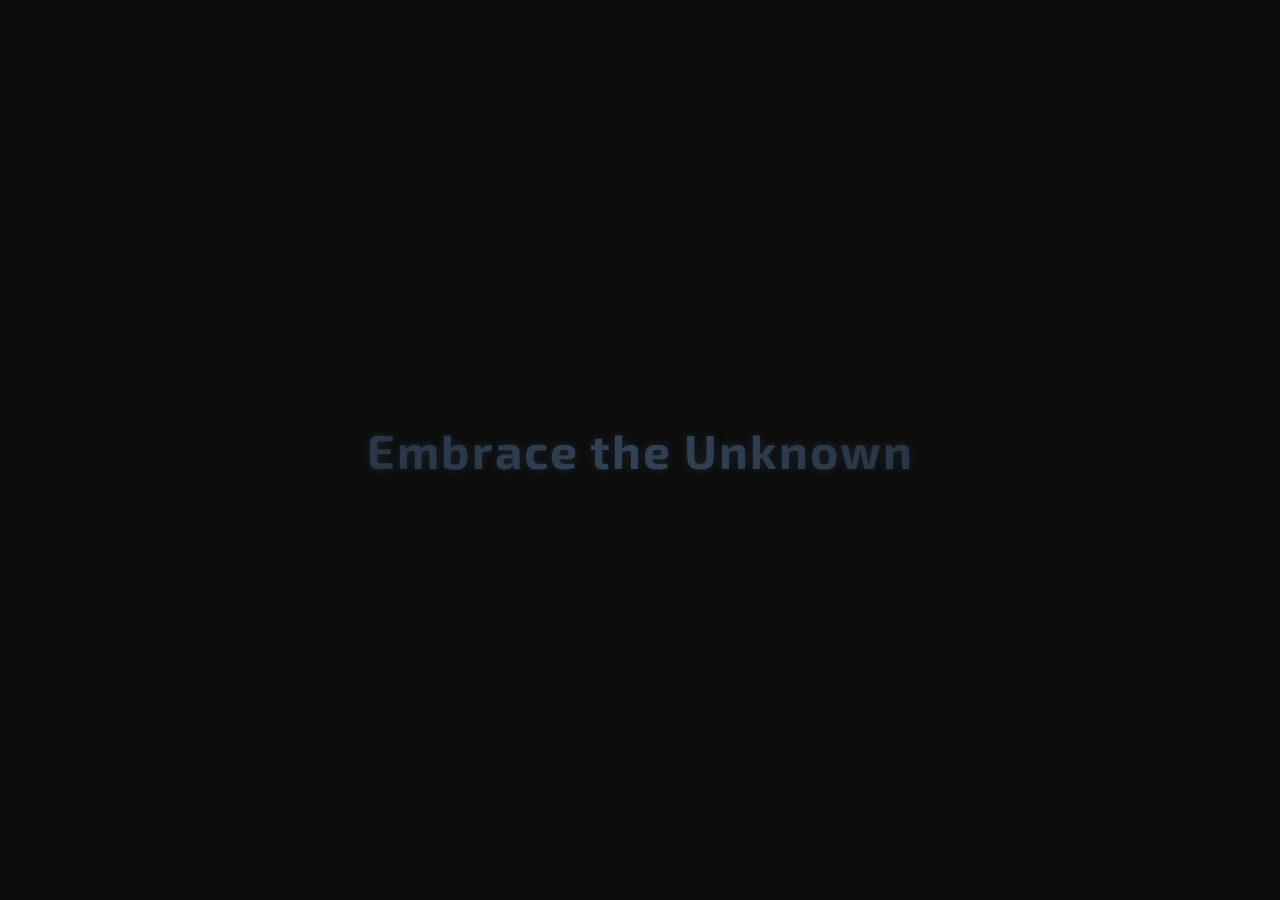
<file: index.html>
<!DOCTYPE html>
<html lang="en">
<head>
    <meta charset="UTF-8">
    <meta name="viewport" content="width=device-width, initial-scale=1.0">
    <title>The Black Hole of The Internet</title>
    <link rel="stylesheet" href="styles.css">
    <script src="scripts/matomo.js"></script>
</head>
<body>
    <h1>Embrace the Unknown</h1>
</body>
</html>
</file>
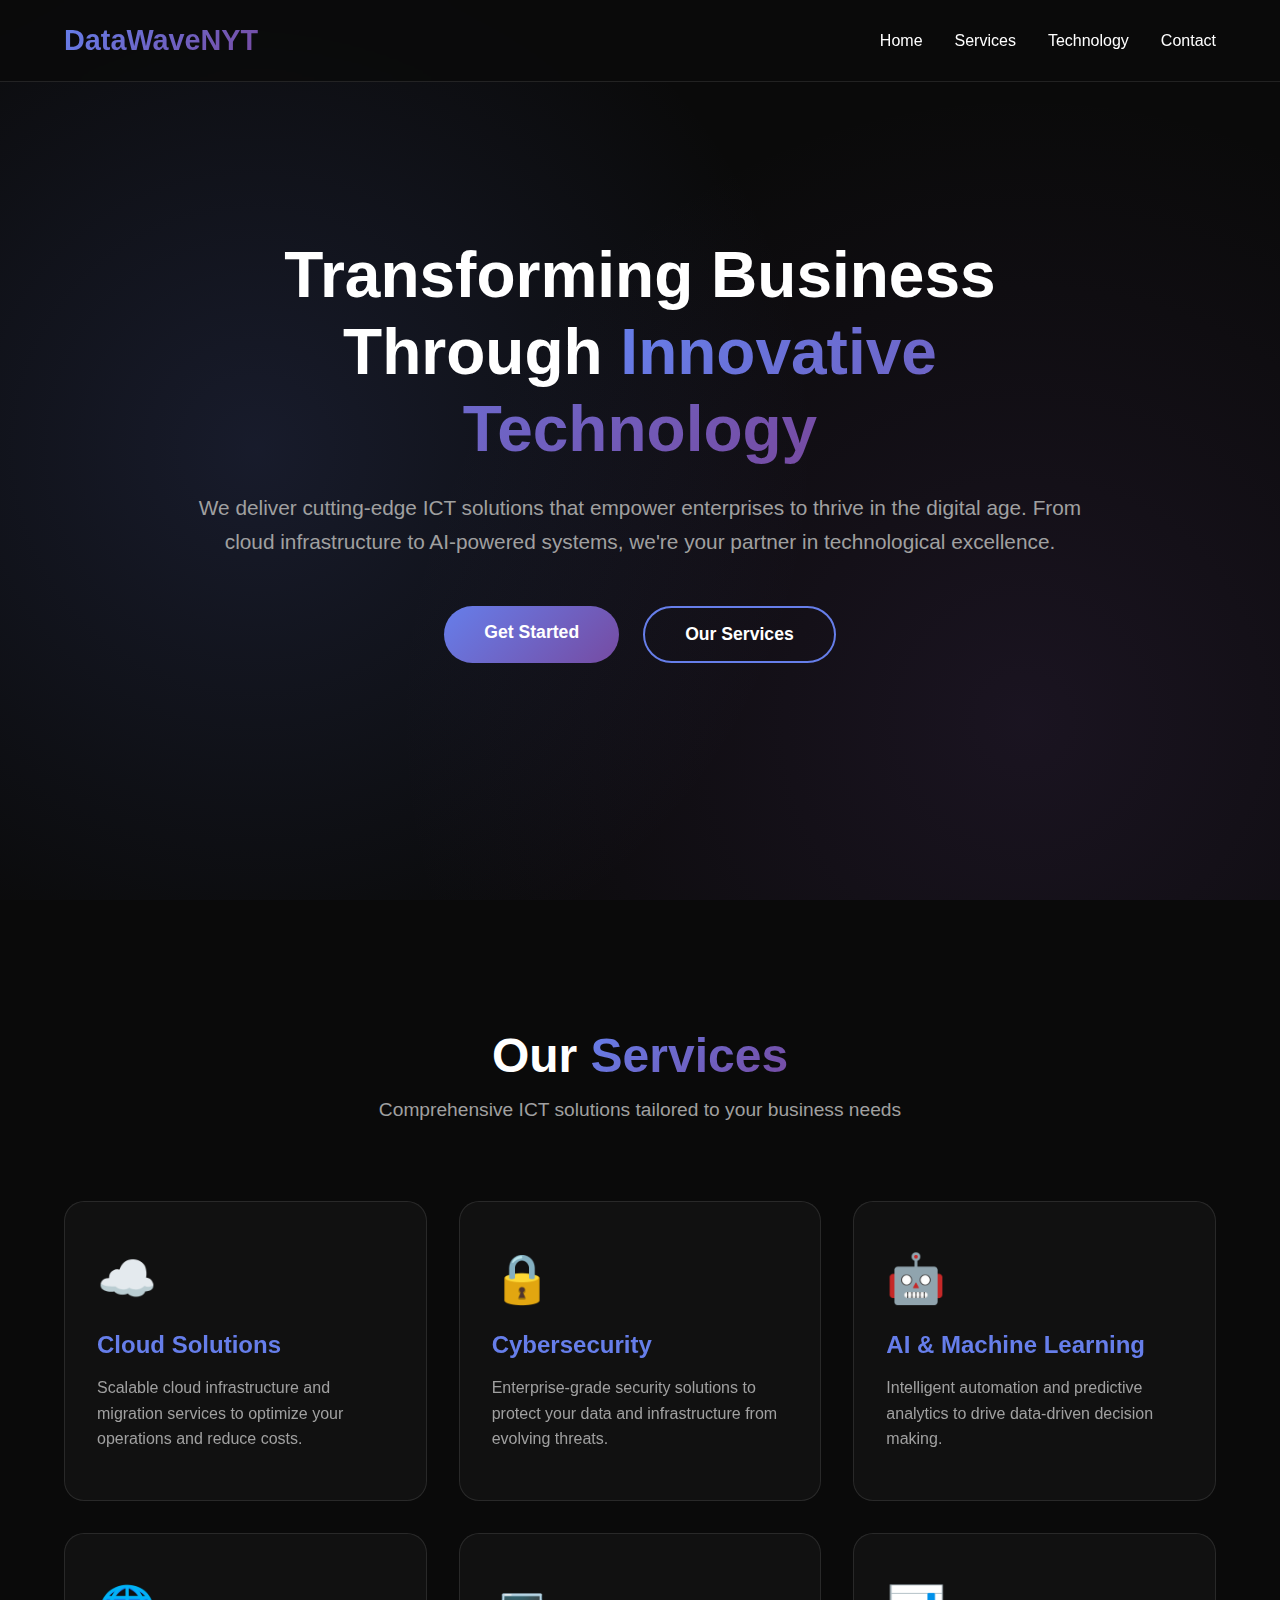
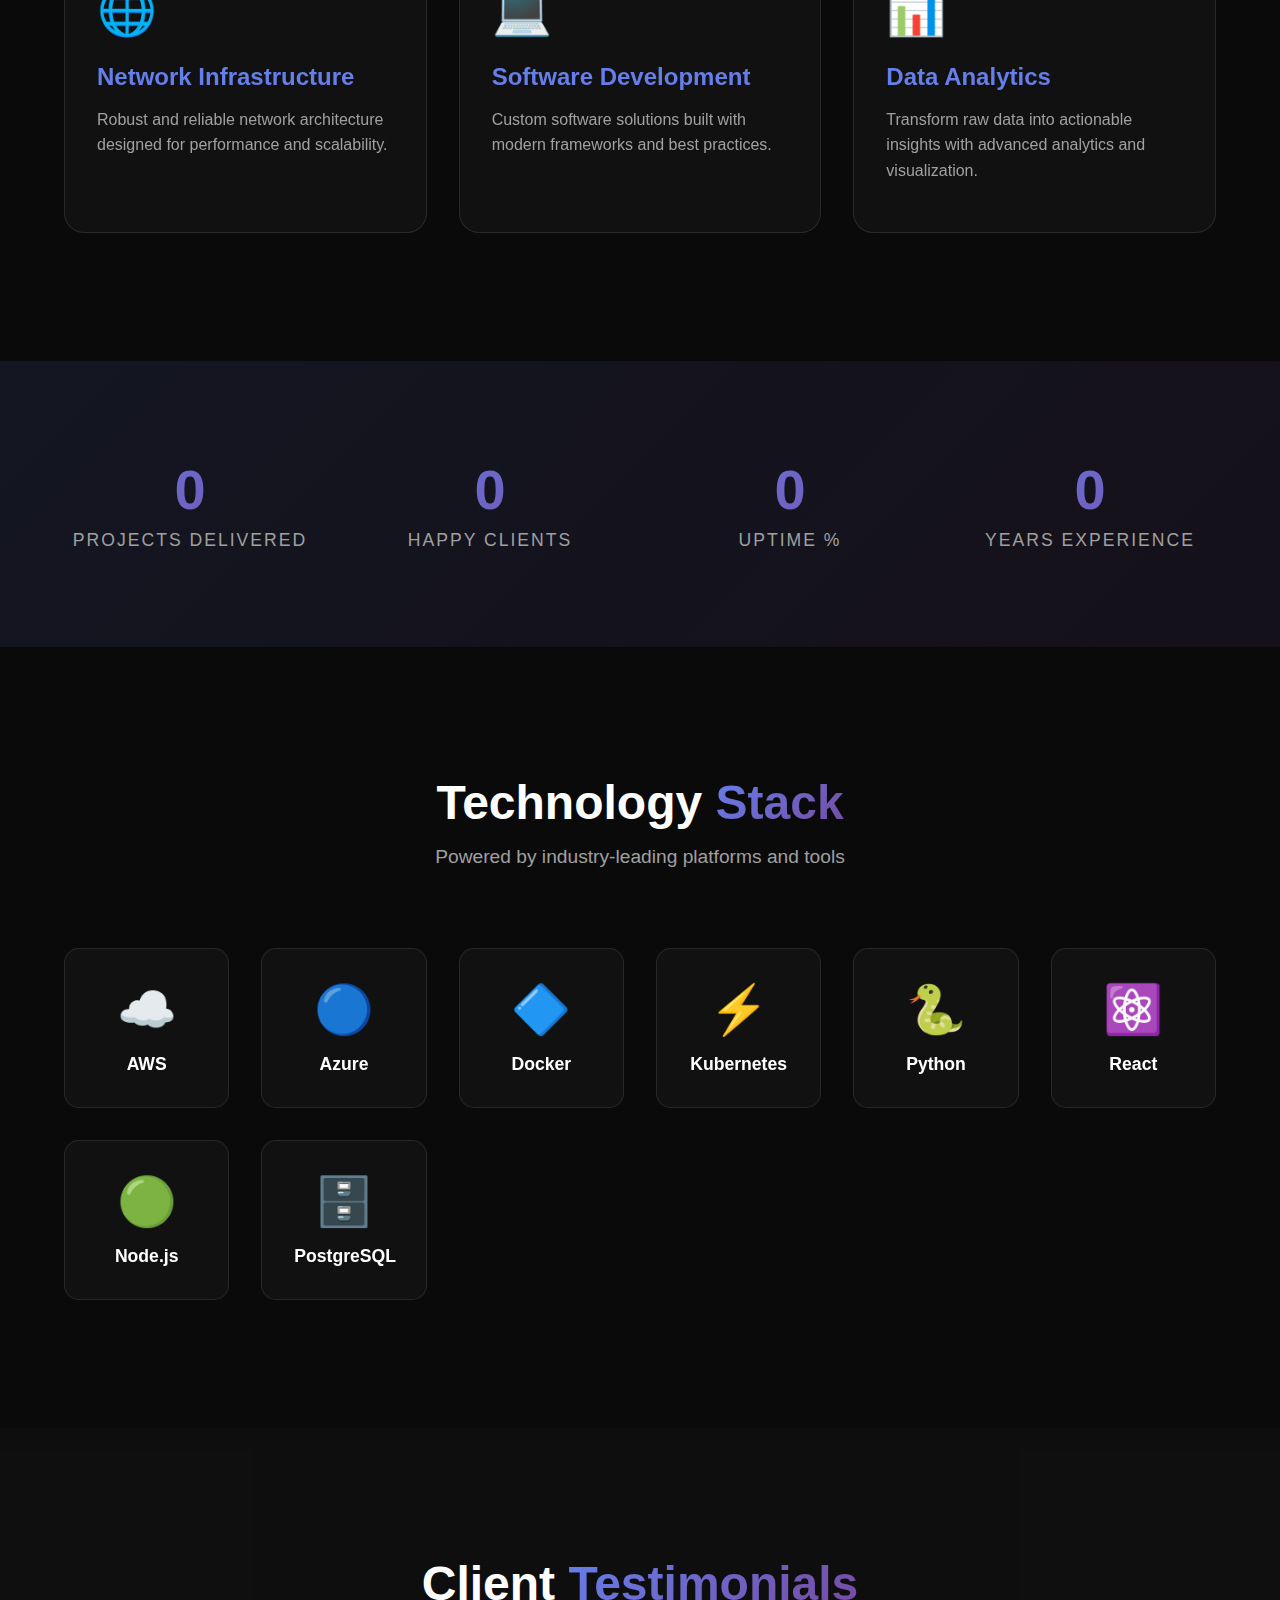
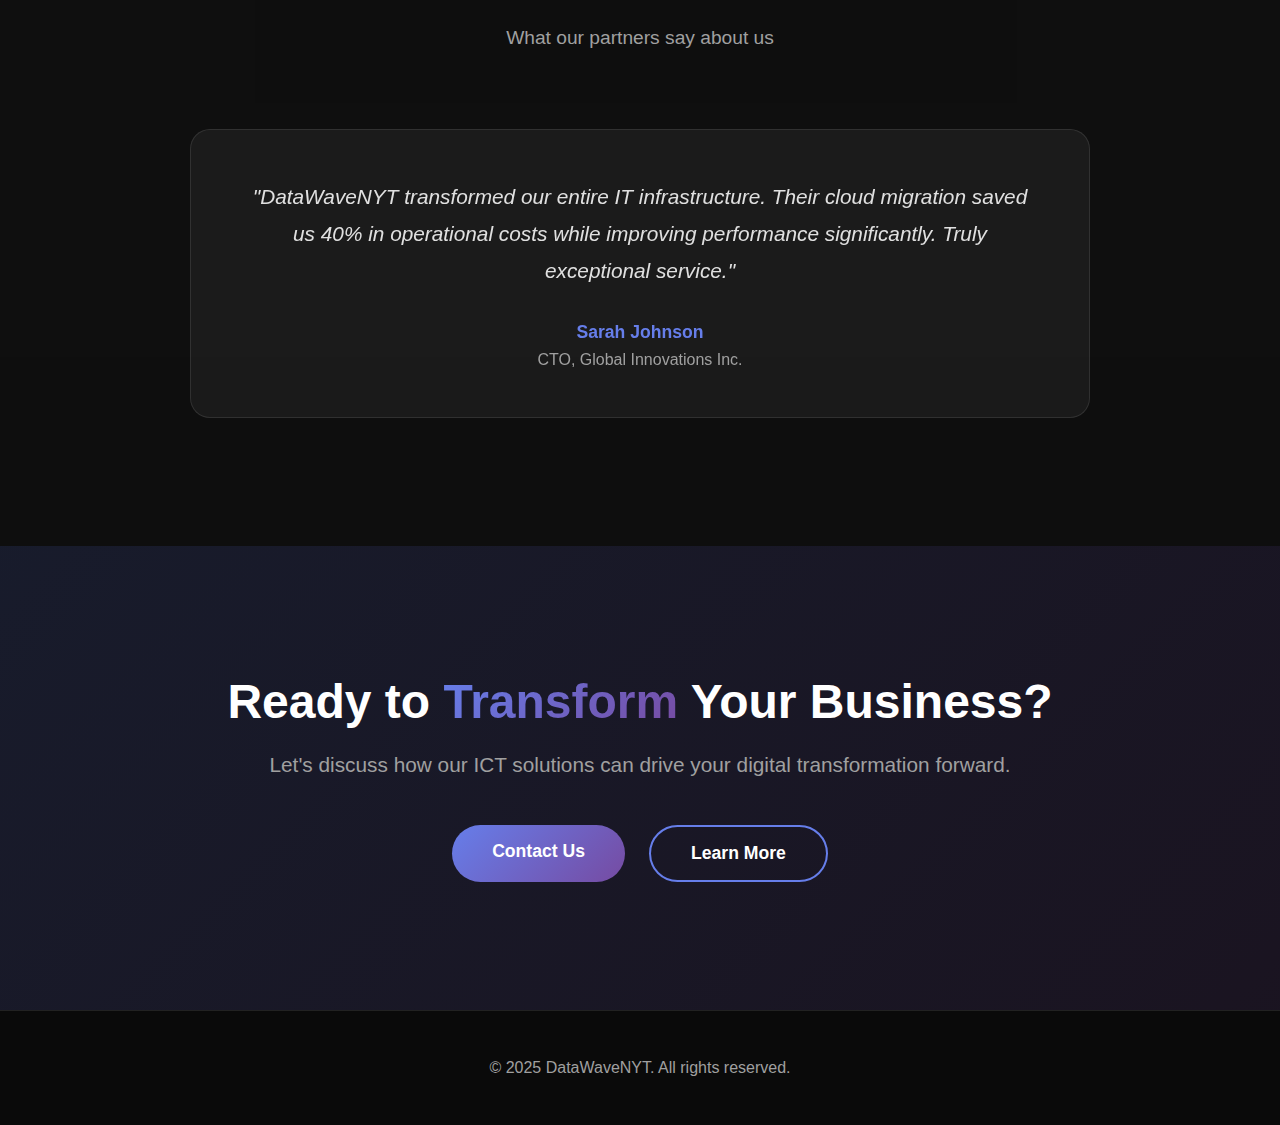
<file: datawavenyt/index.html>
<!DOCTYPE html>
<html lang="en">
<head>
    <meta charset="UTF-8">
    <meta name="viewport" content="width=device-width, initial-scale=1.0">
    <title>DataWaveNYT - ICT Technology Company</title>
    <style>
        * {
            margin: 0;
            padding: 0;
            box-sizing: border-box;
        }

        body {
            font-family: 'Segoe UI', Tahoma, Geneva, Verdana, sans-serif;
            background: #0a0a0a;
            color: #ffffff;
            overflow-x: hidden;
        }

        /* Navigation */
        nav {
            position: fixed;
            top: 0;
            width: 100%;
            padding: 1.5rem 5%;
            background: rgba(10, 10, 10, 0.8);
            backdrop-filter: blur(10px);
            z-index: 1000;
            border-bottom: 1px solid rgba(255, 255, 255, 0.1);
        }

        .nav-container {
            display: flex;
            justify-content: space-between;
            align-items: center;
            max-width: 1400px;
            margin: 0 auto;
        }

        .logo {
            font-size: 1.8rem;
            font-weight: 700;
            background: linear-gradient(135deg, #667eea 0%, #764ba2 100%);
            -webkit-background-clip: text;
            -webkit-text-fill-color: transparent;
            background-clip: text;
        }

        .nav-links {
            display: flex;
            gap: 2rem;
            list-style: none;
        }

        .nav-links a {
            color: #ffffff;
            text-decoration: none;
            font-weight: 500;
            transition: color 0.3s;
        }

        .nav-links a:hover {
            color: #667eea;
        }

        /* Hero Section */
        .hero {
            min-height: 100vh;
            display: flex;
            align-items: center;
            justify-content: center;
            position: relative;
            overflow: hidden;
            padding: 0 5%;
        }

        .hero-bg {
            position: absolute;
            top: 0;
            left: 0;
            width: 100%;
            height: 100%;
            background: radial-gradient(circle at 20% 50%, rgba(102, 126, 234, 0.15) 0%, transparent 50%),
                        radial-gradient(circle at 80% 80%, rgba(118, 75, 162, 0.15) 0%, transparent 50%);
            animation: pulse 8s ease-in-out infinite;
        }

        @keyframes pulse {
            0%, 100% { opacity: 1; }
            50% { opacity: 0.6; }
        }

        .hero-content {
            position: relative;
            z-index: 1;
            text-align: center;
            max-width: 900px;
        }

        .hero h1 {
            font-size: 4rem;
            font-weight: 800;
            margin-bottom: 1.5rem;
            line-height: 1.2;
        }

        .gradient-text {
            background: linear-gradient(135deg, #667eea 0%, #764ba2 50%, #f093fb 100%);
            -webkit-background-clip: text;
            -webkit-text-fill-color: transparent;
            background-clip: text;
            animation: gradientShift 5s ease infinite;
            background-size: 200% 200%;
        }

        @keyframes gradientShift {
            0%, 100% { background-position: 0% 50%; }
            50% { background-position: 100% 50%; }
        }

        .hero p {
            font-size: 1.3rem;
            color: #a0a0a0;
            margin-bottom: 3rem;
            line-height: 1.6;
        }

        .cta-buttons {
            display: flex;
            gap: 1.5rem;
            justify-content: center;
            flex-wrap: wrap;
        }

        .btn {
            padding: 1rem 2.5rem;
            font-size: 1.1rem;
            font-weight: 600;
            border: none;
            border-radius: 50px;
            cursor: pointer;
            transition: all 0.3s;
            text-decoration: none;
            display: inline-block;
        }

        .btn-primary {
            background: linear-gradient(135deg, #667eea 0%, #764ba2 100%);
            color: white;
        }

        .btn-primary:hover {
            transform: translateY(-3px);
            box-shadow: 0 10px 30px rgba(102, 126, 234, 0.4);
        }

        .btn-secondary {
            background: transparent;
            color: white;
            border: 2px solid #667eea;
        }

        .btn-secondary:hover {
            background: #667eea;
            transform: translateY(-3px);
        }

        /* Services Section */
        .services {
            padding: 8rem 5%;
            position: relative;
        }

        .section-title {
            text-align: center;
            font-size: 3rem;
            font-weight: 700;
            margin-bottom: 1rem;
        }

        .section-subtitle {
            text-align: center;
            font-size: 1.2rem;
            color: #a0a0a0;
            margin-bottom: 5rem;
        }

        .services-grid {
            display: grid;
            grid-template-columns: repeat(auto-fit, minmax(300px, 1fr));
            gap: 2rem;
            max-width: 1400px;
            margin: 0 auto;
        }

        .service-card {
            background: rgba(255, 255, 255, 0.03);
            backdrop-filter: blur(10px);
            border: 1px solid rgba(255, 255, 255, 0.1);
            border-radius: 20px;
            padding: 3rem 2rem;
            transition: all 0.3s;
            cursor: pointer;
        }

        .service-card:hover {
            transform: translateY(-10px);
            border-color: #667eea;
            box-shadow: 0 20px 40px rgba(102, 126, 234, 0.2);
        }

        .service-icon {
            font-size: 3rem;
            margin-bottom: 1.5rem;
        }

        .service-card h3 {
            font-size: 1.5rem;
            margin-bottom: 1rem;
            color: #667eea;
        }

        .service-card p {
            color: #a0a0a0;
            line-height: 1.6;
        }

        /* Stats Section */
        .stats {
            padding: 6rem 5%;
            background: linear-gradient(135deg, rgba(102, 126, 234, 0.1) 0%, rgba(118, 75, 162, 0.1) 100%);
        }

        .stats-grid {
            display: grid;
            grid-template-columns: repeat(auto-fit, minmax(200px, 1fr));
            gap: 3rem;
            max-width: 1400px;
            margin: 0 auto;
        }

        .stat-item {
            text-align: center;
        }

        .stat-number {
            font-size: 3.5rem;
            font-weight: 800;
            background: linear-gradient(135deg, #667eea 0%, #764ba2 100%);
            -webkit-background-clip: text;
            -webkit-text-fill-color: transparent;
            background-clip: text;
            margin-bottom: 0.5rem;
        }

        .stat-label {
            font-size: 1.1rem;
            color: #a0a0a0;
            text-transform: uppercase;
            letter-spacing: 2px;
        }

        /* Tech Stack */
        .tech-stack {
            padding: 8rem 5%;
        }

        .tech-grid {
            display: grid;
            grid-template-columns: repeat(auto-fit, minmax(150px, 1fr));
            gap: 2rem;
            max-width: 1400px;
            margin: 0 auto;
        }

        .tech-item {
            background: rgba(255, 255, 255, 0.03);
            backdrop-filter: blur(10px);
            border: 1px solid rgba(255, 255, 255, 0.1);
            border-radius: 15px;
            padding: 2rem;
            text-align: center;
            transition: all 0.3s;
        }

        .tech-item:hover {
            transform: scale(1.05);
            border-color: #667eea;
        }

        .tech-item-name {
            font-size: 1.1rem;
            font-weight: 600;
            margin-top: 1rem;
        }

        /* Testimonials */
        .testimonials {
            padding: 8rem 5%;
            background: rgba(255, 255, 255, 0.02);
        }

        .testimonial-container {
            max-width: 900px;
            margin: 0 auto;
        }

        .testimonial-card {
            background: rgba(255, 255, 255, 0.05);
            backdrop-filter: blur(10px);
            border: 1px solid rgba(255, 255, 255, 0.1);
            border-radius: 20px;
            padding: 3rem;
            text-align: center;
        }

        .testimonial-text {
            font-size: 1.3rem;
            line-height: 1.8;
            color: #e0e0e0;
            margin-bottom: 2rem;
            font-style: italic;
        }

        .testimonial-author {
            font-size: 1.1rem;
            font-weight: 600;
            color: #667eea;
        }

        .testimonial-position {
            color: #a0a0a0;
            margin-top: 0.5rem;
        }

        /* CTA Section */
        .cta-section {
            padding: 8rem 5%;
            text-align: center;
            background: linear-gradient(135deg, rgba(102, 126, 234, 0.15) 0%, rgba(118, 75, 162, 0.15) 100%);
        }

        .cta-section h2 {
            font-size: 3rem;
            margin-bottom: 1.5rem;
        }

        .cta-section p {
            font-size: 1.3rem;
            color: #a0a0a0;
            margin-bottom: 3rem;
        }

        /* Footer */
        footer {
            padding: 3rem 5%;
            text-align: center;
            border-top: 1px solid rgba(255, 255, 255, 0.1);
            color: #a0a0a0;
        }

        /* Responsive */
        @media (max-width: 768px) {
            .hero h1 {
                font-size: 2.5rem;
            }

            .hero p {
                font-size: 1.1rem;
            }

            .nav-links {
                display: none;
            }

            .section-title {
                font-size: 2rem;
            }

            .cta-section h2 {
                font-size: 2rem;
            }
        }
    </style>
</head>
<body>
    <!-- Navigation -->
    <nav>
        <div class="nav-container">
            <div class="logo">DataWaveNYT</div>
            <ul class="nav-links">
                <li><a href="#home">Home</a></li>
                <li><a href="#services">Services</a></li>
                <li><a href="#tech">Technology</a></li>
                <li><a href="#contact">Contact</a></li>
            </ul>
        </div>
    </nav>

    <!-- Hero Section -->
    <section class="hero" id="home">
        <div class="hero-bg"></div>
        <div class="hero-content">
            <h1>Transforming Business Through <span class="gradient-text">Innovative Technology</span></h1>
            <p>We deliver cutting-edge ICT solutions that empower enterprises to thrive in the digital age. From cloud infrastructure to AI-powered systems, we're your partner in technological excellence.</p>
            <div class="cta-buttons">
                <a href="#contact" class="btn btn-primary">Get Started</a>
                <a href="#services" class="btn btn-secondary">Our Services</a>
            </div>
        </div>
    </section>

    <!-- Services Section -->
    <section class="services" id="services">
        <h2 class="section-title">Our <span class="gradient-text">Services</span></h2>
        <p class="section-subtitle">Comprehensive ICT solutions tailored to your business needs</p>
        <div class="services-grid">
            <div class="service-card">
                <div class="service-icon">☁️</div>
                <h3>Cloud Solutions</h3>
                <p>Scalable cloud infrastructure and migration services to optimize your operations and reduce costs.</p>
            </div>
            <div class="service-card">
                <div class="service-icon">🔒</div>
                <h3>Cybersecurity</h3>
                <p>Enterprise-grade security solutions to protect your data and infrastructure from evolving threats.</p>
            </div>
            <div class="service-card">
                <div class="service-icon">🤖</div>
                <h3>AI & Machine Learning</h3>
                <p>Intelligent automation and predictive analytics to drive data-driven decision making.</p>
            </div>
            <div class="service-card">
                <div class="service-icon">🌐</div>
                <h3>Network Infrastructure</h3>
                <p>Robust and reliable network architecture designed for performance and scalability.</p>
            </div>
            <div class="service-card">
                <div class="service-icon">💻</div>
                <h3>Software Development</h3>
                <p>Custom software solutions built with modern frameworks and best practices.</p>
            </div>
            <div class="service-card">
                <div class="service-icon">📊</div>
                <h3>Data Analytics</h3>
                <p>Transform raw data into actionable insights with advanced analytics and visualization.</p>
            </div>
        </div>
    </section>

    <!-- Stats Section -->
    <section class="stats">
        <div class="stats-grid">
            <div class="stat-item">
                <div class="stat-number" data-target="500">0</div>
                <div class="stat-label">Projects Delivered</div>
            </div>
            <div class="stat-item">
                <div class="stat-number" data-target="200">0</div>
                <div class="stat-label">Happy Clients</div>
            </div>
            <div class="stat-item">
                <div class="stat-number" data-target="99">0</div>
                <div class="stat-label">Uptime %</div>
            </div>
            <div class="stat-item">
                <div class="stat-number" data-target="15">0</div>
                <div class="stat-label">Years Experience</div>
            </div>
        </div>
    </section>

    <!-- Tech Stack -->
    <section class="tech-stack" id="tech">
        <h2 class="section-title">Technology <span class="gradient-text">Stack</span></h2>
        <p class="section-subtitle">Powered by industry-leading platforms and tools</p>
        <div class="tech-grid">
            <div class="tech-item">
                <div style="font-size: 3rem;">☁️</div>
                <div class="tech-item-name">AWS</div>
            </div>
            <div class="tech-item">
                <div style="font-size: 3rem;">🔵</div>
                <div class="tech-item-name">Azure</div>
            </div>
            <div class="tech-item">
                <div style="font-size: 3rem;">🔷</div>
                <div class="tech-item-name">Docker</div>
            </div>
            <div class="tech-item">
                <div style="font-size: 3rem;">⚡</div>
                <div class="tech-item-name">Kubernetes</div>
            </div>
            <div class="tech-item">
                <div style="font-size: 3rem;">🐍</div>
                <div class="tech-item-name">Python</div>
            </div>
            <div class="tech-item">
                <div style="font-size: 3rem;">⚛️</div>
                <div class="tech-item-name">React</div>
            </div>
            <div class="tech-item">
                <div style="font-size: 3rem;">🟢</div>
                <div class="tech-item-name">Node.js</div>
            </div>
            <div class="tech-item">
                <div style="font-size: 3rem;">🗄️</div>
                <div class="tech-item-name">PostgreSQL</div>
            </div>
        </div>
    </section>

    <!-- Testimonials -->
    <section class="testimonials">
        <h2 class="section-title">Client <span class="gradient-text">Testimonials</span></h2>
        <p class="section-subtitle">What our partners say about us</p>
        <div class="testimonial-container">
            <div class="testimonial-card">
                <p class="testimonial-text">"DataWaveNYT transformed our entire IT infrastructure. Their cloud migration saved us 40% in operational costs while improving performance significantly. Truly exceptional service."</p>
                <div class="testimonial-author">Sarah Johnson</div>
                <div class="testimonial-position">CTO, Global Innovations Inc.</div>
            </div>
        </div>
    </section>

    <!-- CTA Section -->
    <section class="cta-section" id="contact">
        <h2>Ready to <span class="gradient-text">Transform</span> Your Business?</h2>
        <p>Let's discuss how our ICT solutions can drive your digital transformation forward.</p>
        <div class="cta-buttons">
            <a href="mailto:contact@nexatech.com" class="btn btn-primary">Contact Us</a>
            <a href="#services" class="btn btn-secondary">Learn More</a>
        </div>
    </section>

    <!-- Footer -->
    <footer>
        <p>&copy; 2025 DataWaveNYT. All rights reserved.</p>
    </footer>

    <script>
        // Animated counter for stats
        function animateCounter() {
            const counters = document.querySelectorAll('.stat-number');
            
            counters.forEach(counter => {
                const target = parseInt(counter.getAttribute('data-target'));
                const duration = 2000;
                const increment = target / (duration / 16);
                let current = 0;
                
                const updateCounter = () => {
                    current += increment;
                    if (current < target) {
                        counter.textContent = Math.floor(current);
                        requestAnimationFrame(updateCounter);
                    } else {
                        counter.textContent = target + (target === 99 ? '.9' : '+');
                    }
                };
                
                updateCounter();
            });
        }

        // Trigger counter animation on scroll
        const statsSection = document.querySelector('.stats');
        const observer = new IntersectionObserver((entries) => {
            entries.forEach(entry => {
                if (entry.isIntersecting) {
                    animateCounter();
                    observer.unobserve(entry.target);
                }
            });
        }, { threshold: 0.5 });

        observer.observe(statsSection);

        // Smooth scrolling for navigation links
        document.querySelectorAll('a[href^="#"]').forEach(anchor => {
            anchor.addEventListener('click', function (e) {
                e.preventDefault();
                const target = document.querySelector(this.getAttribute('href'));
                if (target) {
                    target.scrollIntoView({
                        behavior: 'smooth',
                        block: 'start'
                    });
                }
            });
        });
    </script>
</body>
</html>
</file>
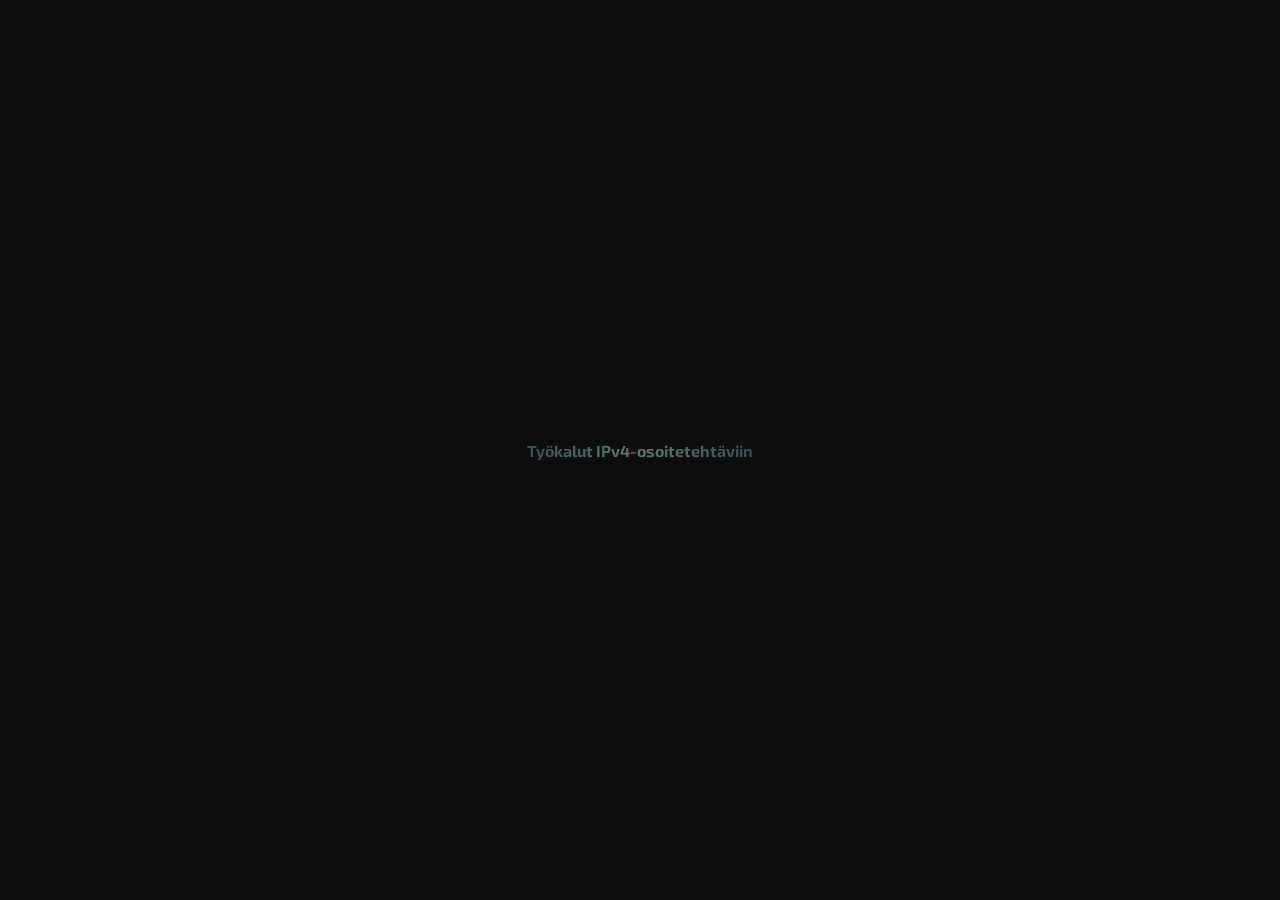
<file: edu/index.html>
<!DOCTYPE html>
<html lang="en">
<head>
    <meta charset="UTF-8">
    <meta name="viewport" content="width=device-width, initial-scale=1.0">
    <title>The Black Hole of The Internet</title>
    <link rel="stylesheet" href="../styles.css">
</head>
<body>
    <a href="iplaskuri/">Työkalut IPv4-osoitetehtäviin</a>
</body>
</html>
</file>
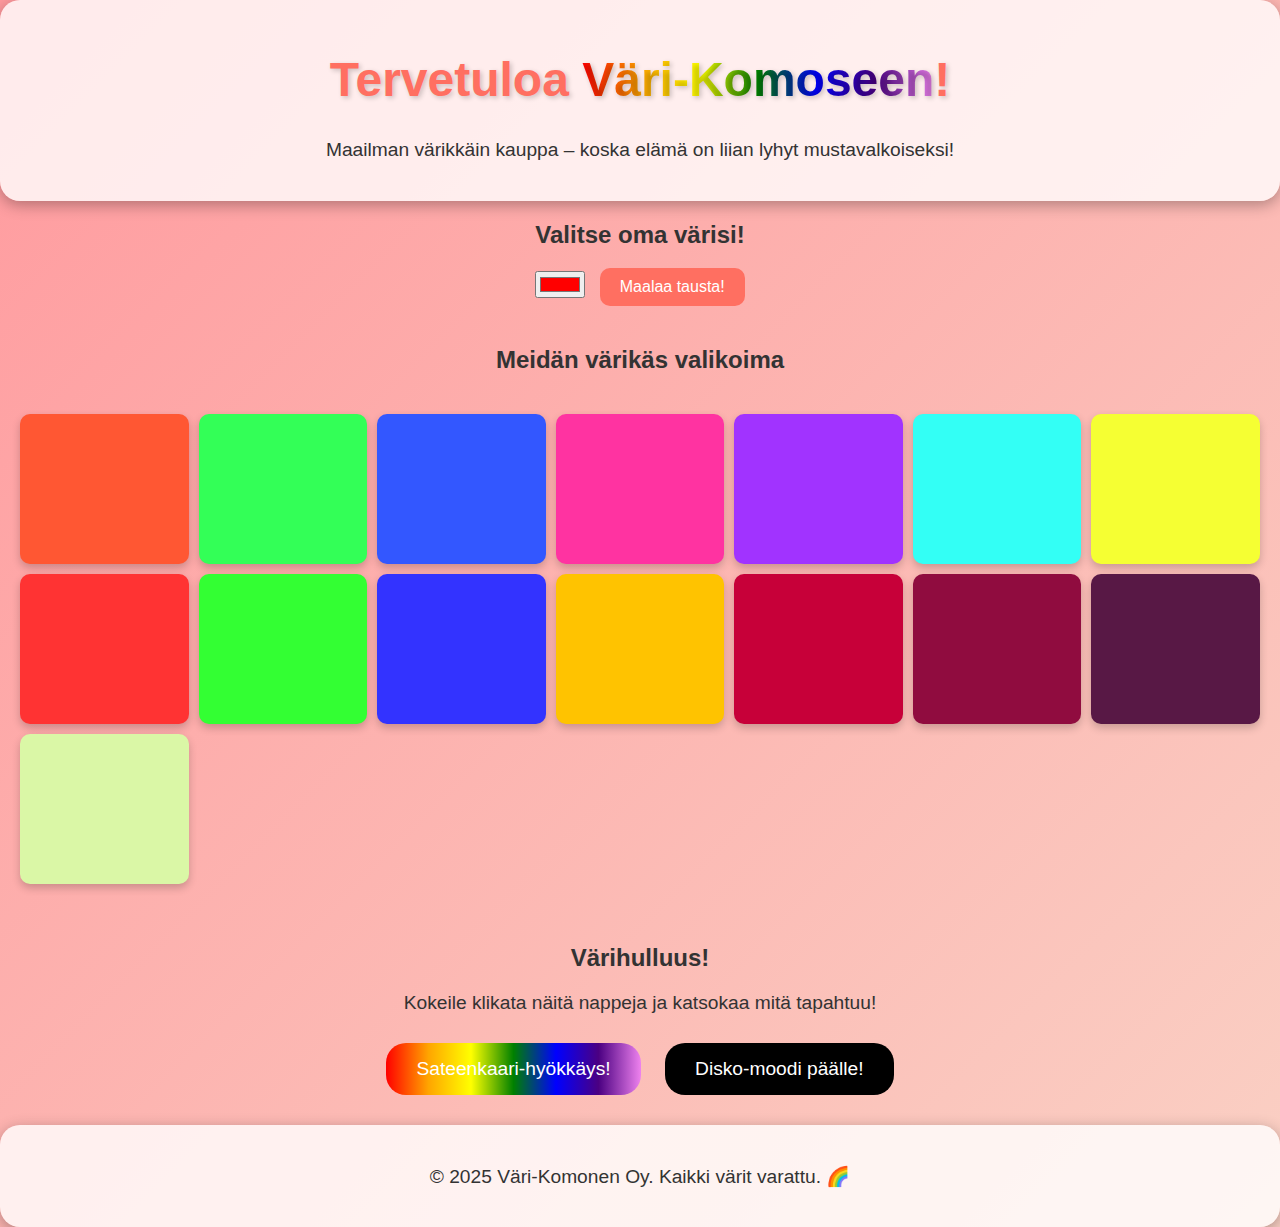
<file: VariKomonen/index.html>
<!DOCTYPE html>
<html lang="fi">
<head>
    <meta charset="UTF-8">
    <meta name="viewport" content="width=device-width, initial-scale=1.0">
    <title>Väri-Komonen Oy - Maailman värikkäin kauppa!</title>
    <link rel="stylesheet" href="styles.css">
    
    <!-- Matomo -->
<script>
    var _paq = window._paq = window._paq || [];
    /* tracker methods like "setCustomDimension" should be called before "trackPageView" */
    _paq.push(["setDocumentTitle", document.domain + "/" + document.title]);
    _paq.push(["setCookieDomain", "*.0wned.cc"]);
    _paq.push(['trackPageView']);
    _paq.push(['enableLinkTracking']);
    (function() {
      var u="https://0wned.matomo.cloud/";
      _paq.push(['setTrackerUrl', u+'matomo.php']);
      _paq.push(['setSiteId', '1']);
      var d=document, g=d.createElement('script'), s=d.getElementsByTagName('script')[0];
      g.async=true; g.src='https://cdn.matomo.cloud/0wned.matomo.cloud/matomo.js'; s.parentNode.insertBefore(g,s);
    })();
  </script>
  <noscript><p><img referrerpolicy="no-referrer-when-downgrade" src="https://0wned.matomo.cloud/matomo.php?idsite=1&amp;rec=1" style="border:0;" alt="" /></p></noscript>
  <!-- End Matomo Code -->  

</head>
<body>
    <header>
        <h1>Tervetuloa <span class="rainbow-text">Väri-Komoseen</span>!</h1>
        <p>Maailman värikkäin kauppa – koska elämä on liian lyhyt mustavalkoiseksi!</p>
    </header>

    <main>
        <section id="color-picker">
            <h2>Valitse oma värisi!</h2>
            <input type="color" id="color-input" value="#ff0000">
            <button id="apply-color">Maalaa tausta!</button>
        </section>

        <section id="color-display">
            <h2>Meidän värikäs valikoima</h2>
            <div id="color-grid"></div>
        </section>

        <section id="fun-section">
            <h2>Värihulluus!</h2>
            <p>Kokeile klikata näitä nappeja ja katsokaa mitä tapahtuu!</p>
            <button id="rainbow-button">Sateenkaari-hyökkäys!</button>
            <button id="disco-button">Disko-moodi päälle!</button>
        </section>
    </main>

    <footer>
        <p>&copy; 2025 Väri-Komonen Oy. Kaikki värit varattu. 🌈</p>
    </footer>

    <script src="script.js"></script>
</body>
</html>
</file>
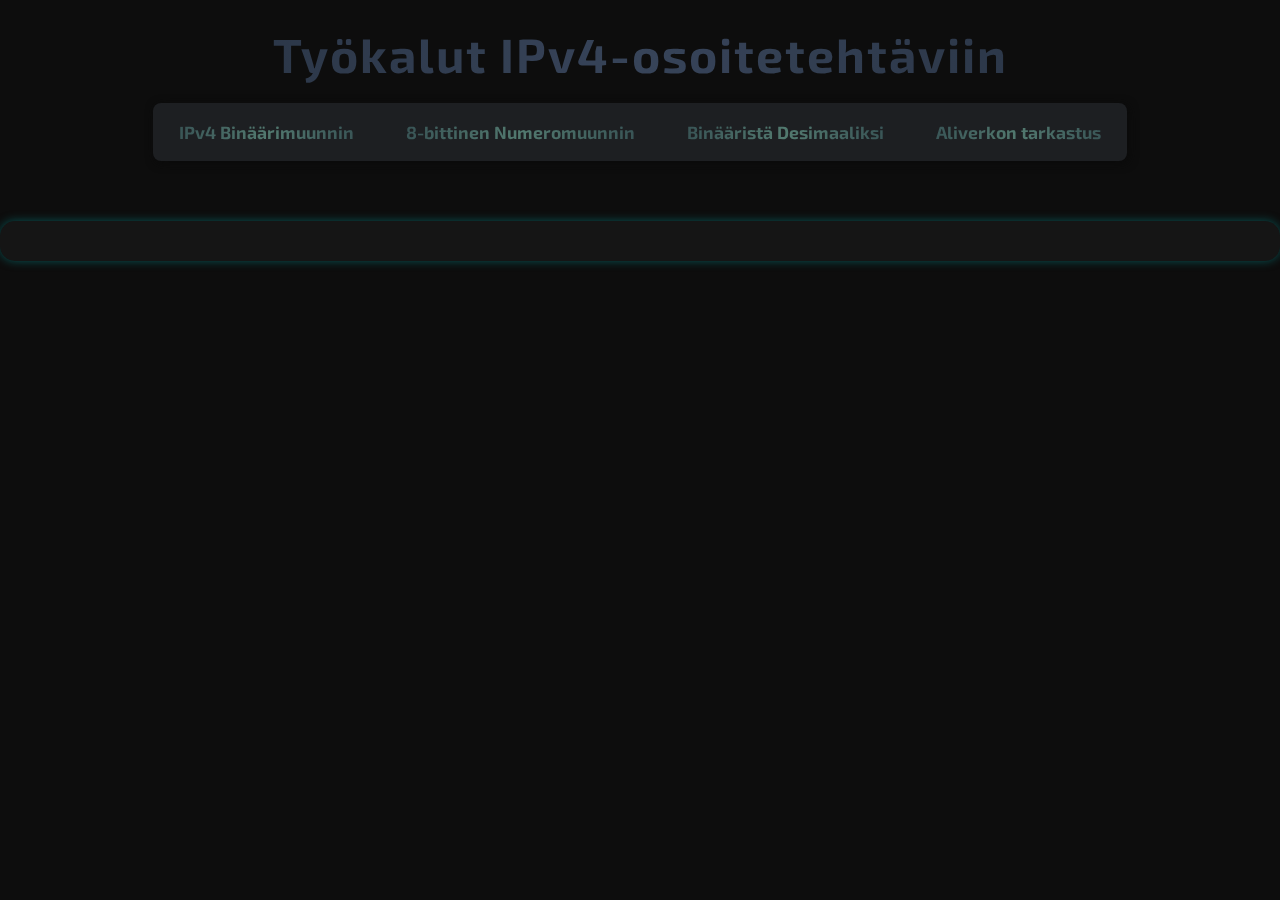
<file: edu/iplaskuri/index.html>
<!DOCTYPE html>
<html lang="fi">
<head>
    <meta charset="UTF-8">
    <meta name="viewport" content="width=device-width, initial-scale=1.0">
    <title>IP-työkalut</title>
    <link rel="stylesheet" href="styles.css">
</head>
<body>
    <div class="linkcontainer">
        <h1>Työkalut IPv4-osoitetehtäviin</h1>
            <ul>
                <li><a href="#" onclick="loadContent('ipv4_to_binary.html')">IPv4 Binäärimuunnin</a></li>
                <li><a href="#" onclick="loadContent('eight_bit_converter.html')">8-bittinen Numeromuunnin</a></li>
                <li><a href="#" onclick="loadContent('binary_to_decimal.html')">Binääristä Desimaaliksi</a></li>
                <li><a href="#" onclick="loadContent('subnet_check.html')">Aliverkon tarkastus</a></li>
            </ul>
    </div>
    <!-- Main content area where the selected calculator will load -->
    <div id="mainContent" class="container"></div>
    <!-- JavaScript to load content -->
    <script src="index.js"></script>
</body>
</html>
</file>
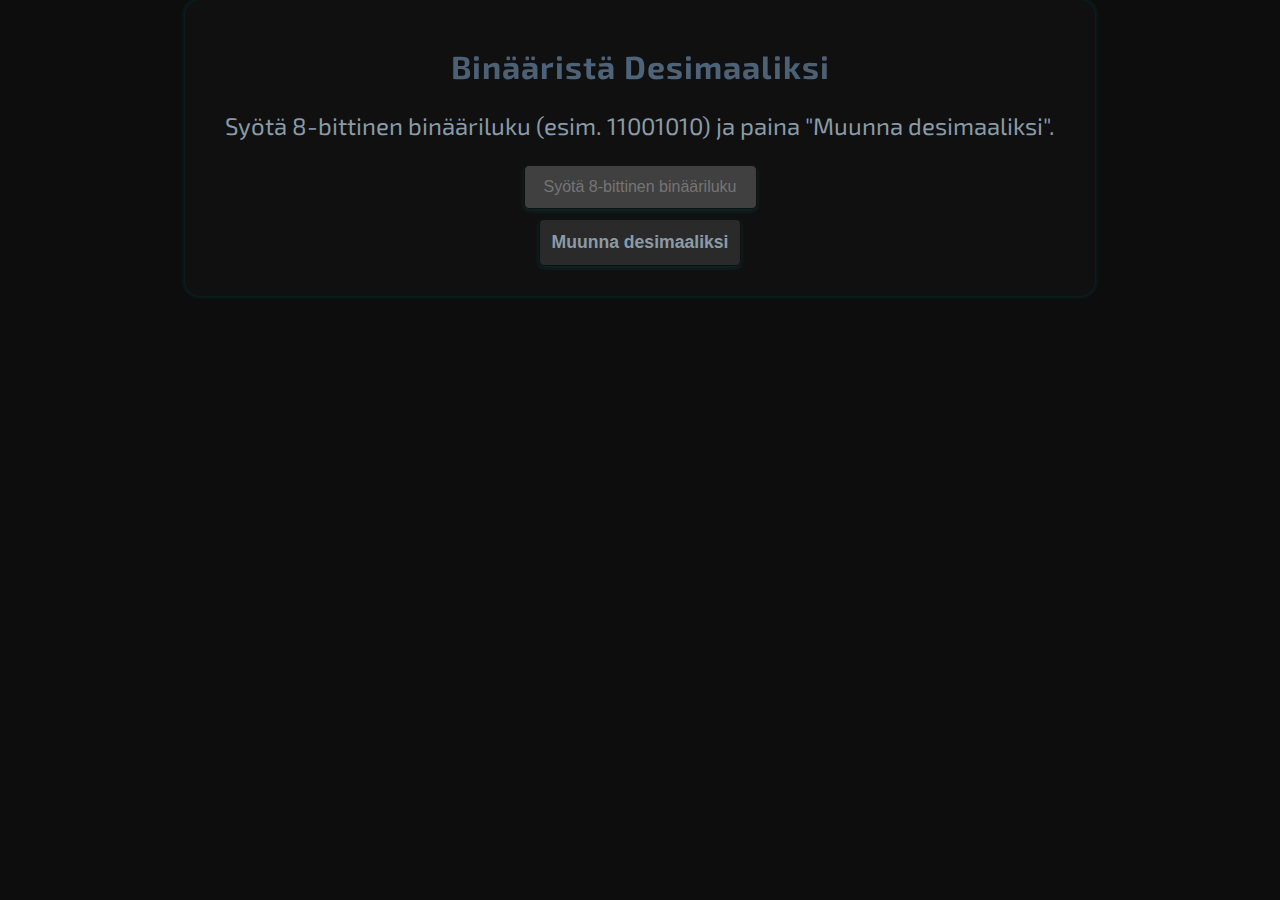
<file: edu/iplaskuri/binary_to_decimal.html>
<!DOCTYPE html>
<html lang="fi">
<head>
    <meta charset="UTF-8">
    <meta name="viewport" content="width=device-width, initial-scale=1.0">
    <title>Binääristä Desimaaliksi</title>
    <link rel="stylesheet" href="styles.css">
    <script src="binary_to_decimal.js" defer></script>
</head>
<body>
    <div class="container">
        <h2>Binääristä Desimaaliksi</h2>
        <p>Syötä 8-bittinen binääriluku (esim. 11001010) ja paina "Muunna desimaaliksi".</p>
        <input type="text" id="binaryInput" placeholder="Syötä 8-bittinen binääriluku">
        <button onclick="convertBinaryToDecimal()">Muunna desimaaliksi</button>
        <div class="result" id="binaryResult"></div>
    </div>
</body>
</html>
</file>
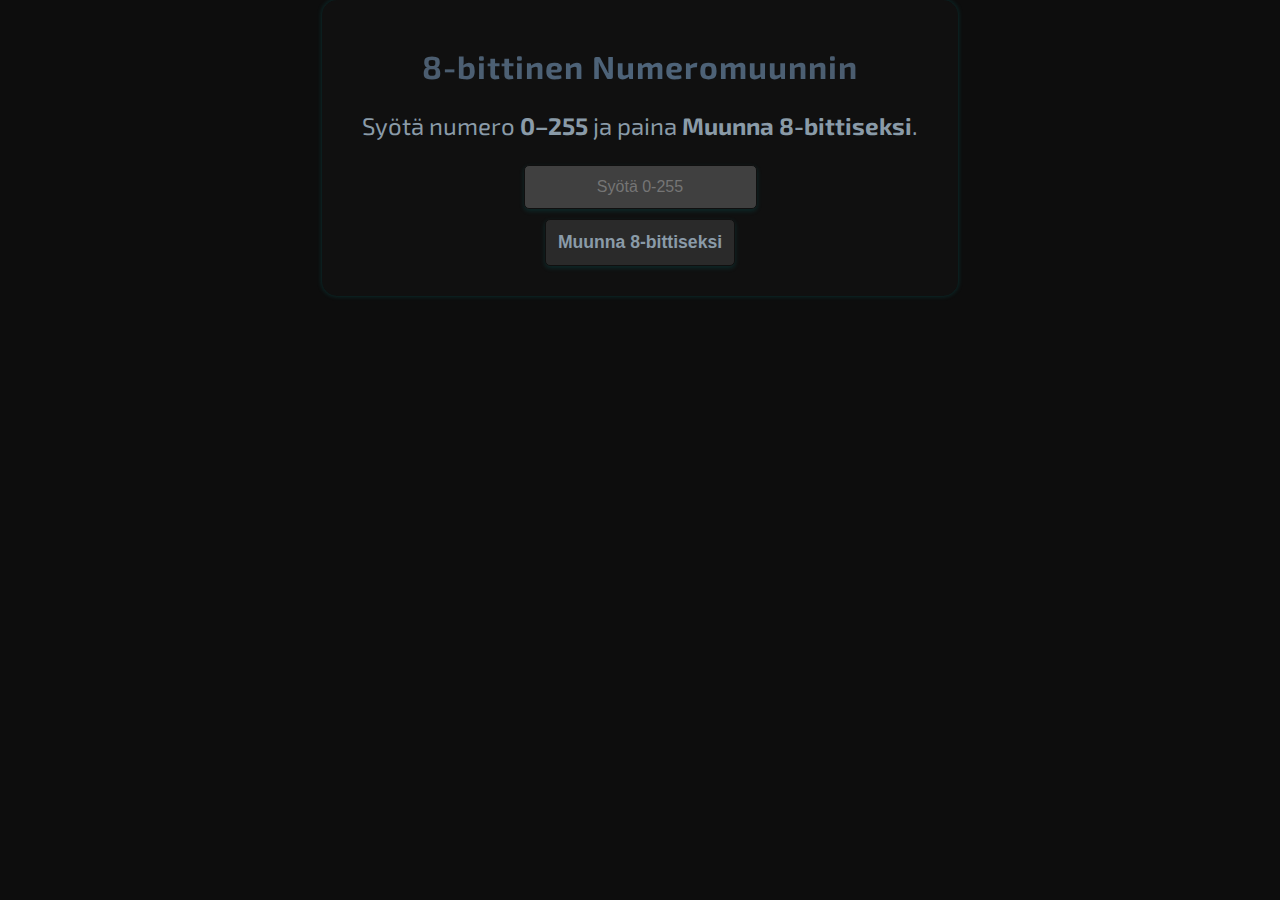
<file: edu/iplaskuri/eight_bit_converter.html>
<!DOCTYPE html>
<html lang="fi">
<head>
    <meta charset="UTF-8">
    <meta name="viewport" content="width=device-width, initial-scale=1.0">
    <title>8-bittinen Numeromuunnin</title>
    <link rel="stylesheet" href="styles.css">
    <script src="eight_bit_converter.js" defer></script>
</head>
<body>
    <div class="container">
        <h2>8-bittinen Numeromuunnin</h2>
        <p>Syötä numero <b>0–255</b> ja paina <b>Muunna 8-bittiseksi</b>.</p>
        <input type="text" id="eightBitInput" placeholder="Syötä 0-255">
        <button onclick="convertEightBit()">Muunna 8-bittiseksi</button>
        <div class="result" id="eightBitResult"></div>
    </div>
</body>
</html>
</file>
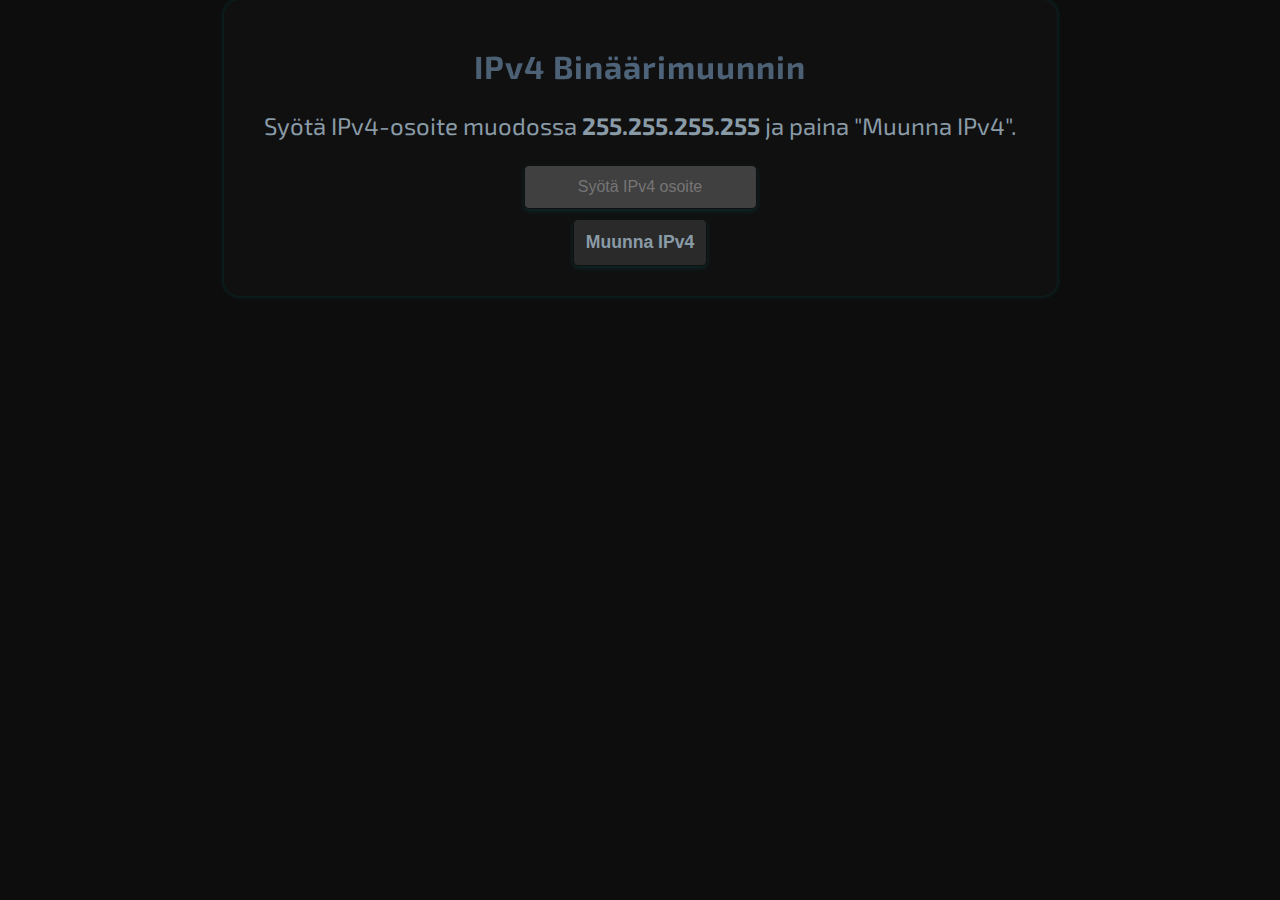
<file: edu/iplaskuri/ipv4_to_binary.html>
<!DOCTYPE html>
<html lang="fi">
<head>
    <meta charset="UTF-8">
    <meta name="viewport" content="width=device-width, initial-scale=1.0">
    <title>IPv4 Binäärimuunnin</title>
    <link rel="stylesheet" href="styles.css">
    <script src="ipv4_converter.js" defer></script>
</head>
<body>
    <div class="container">
        <h2>IPv4 Binäärimuunnin</h2>
        <p>Syötä IPv4-osoite muodossa <strong>255.255.255.255</strong> ja paina "Muunna IPv4".</p>
        <input type="text" id="ipv4Input" placeholder="Syötä IPv4 osoite">
        <button onclick="convertToBinary()">Muunna IPv4</button>
        <div class="result" id="result"></div>
    </div>
</body>
</html>
</file>
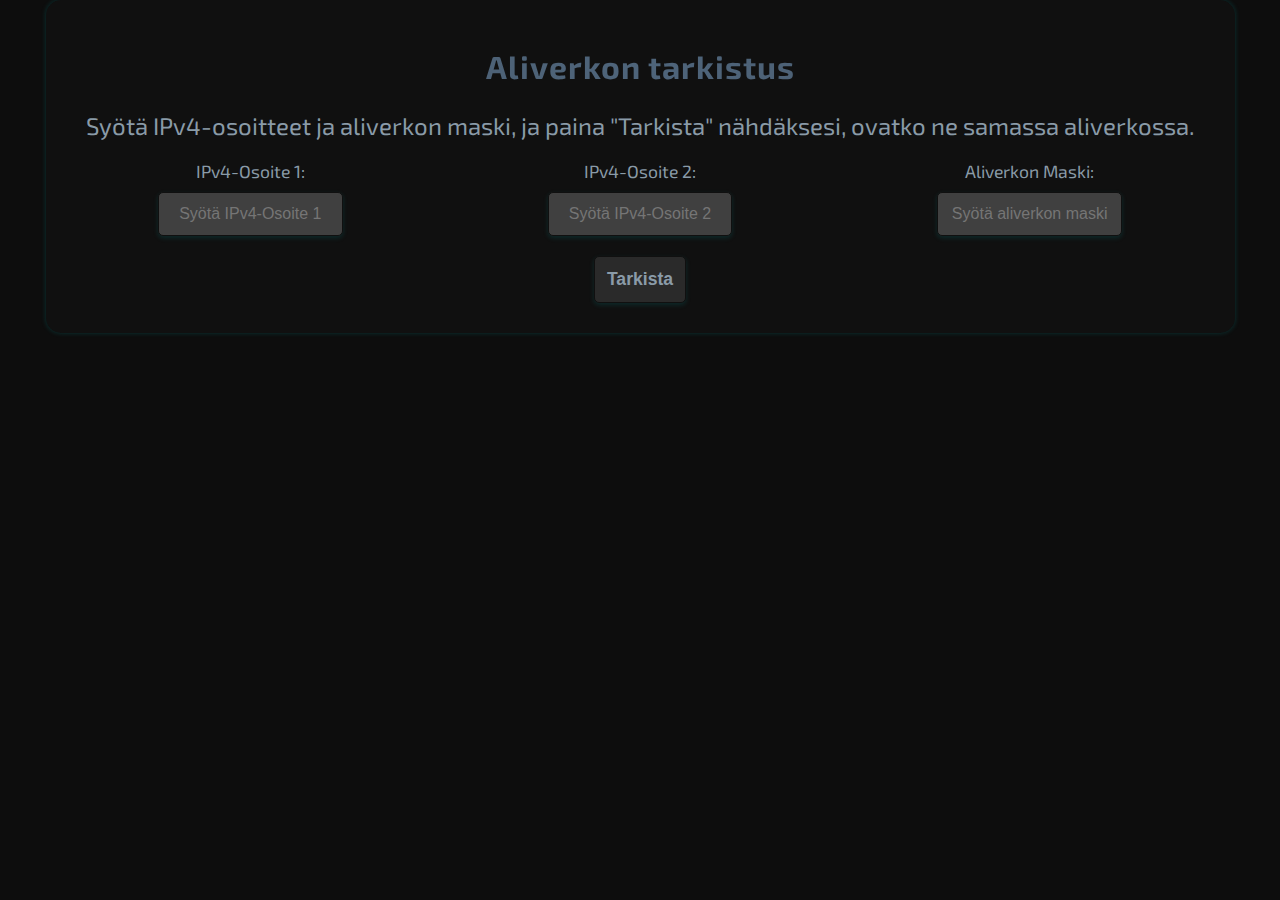
<file: edu/iplaskuri/subnet_check.html>
<!DOCTYPE html>
<html lang="fi">
<head>
    <meta charset="UTF-8">
    <meta name="viewport" content="width=device-width, initial-scale=1.0">
    <title>Aliverkon tarkistus</title>
    <link rel="stylesheet" href="styles.css">
</head>
<body>
    <div class="container">
        <h2>Aliverkon tarkistus</h2>
        <p>Syötä IPv4-osoitteet ja aliverkon maski, ja paina "Tarkista" nähdäksesi, ovatko ne samassa aliverkossa.</p>

        <!-- Grouping all inputs in the same row -->
        <section class="input-section">
            <div class="input-group">
                <label for="1stIPv4">IPv4-Osoite 1:</label>
                <input type="text" id="1stIPv4" placeholder="Syötä IPv4-Osoite 1">
            </div>
            <div class="input-group">
                <label for="2ndIPv4">IPv4-Osoite 2:</label>
                <input type="text" id="2ndIPv4" placeholder="Syötä IPv4-Osoite 2">
            </div>
            <div class="input-group">
                <label for="subnetMask">Aliverkon Maski:</label>
                <input type="text" id="subnetMask" placeholder="Syötä aliverkon maski">
            </div>
        </section>

        <!-- Button to trigger subnet check -->
        <section class="button-section">
            <button onclick="checkSubnet()">Tarkista</button>
        </section>

        <!-- Result section -->
        <section>
            <div class="result" id="subnetResult"></div>
        </section>
    </div>

    <!-- Link the JS script to the HTML file -->
    <script src="subnet_check.js"></script>
</body>
</html>
</file>
<file: styles.css>
/* styles.css */

/* Import Google Font */
/*@import url('https://fonts.googleapis.com/css2?family=Poppins:wght@600&display=swap');*/ /*Poppins placeholder*/
@import url('https://fonts.googleapis.com/css2?family=Exo+2:wght@400;600&display=swap');

@media (max-width: 767px) {
    /* Styles for mobile devices */
    .container {
      width: 100%;
      padding: 10px;
    }
  }
  
body {
    display: flex;
    flex-direction: column;
    justify-content: center;
    align-items: center;
    height: 100vh;
    margin: 0;
    font-family: 'Exo 2', sans-serif;
    background-color: #0d0d0d; /* Dark, almost black background */
    text-align: center;
}

h1 {
    font-size: 3rem;
    letter-spacing: 2px;
    background: linear-gradient(90deg, #2e3b4e, #3f4e67, #2e3b4e); /* Cool, deep blue gradient */
    -webkit-background-clip: text;
    background-clip: text;
    -webkit-text-fill-color: transparent;
    transition: transform 1s, text-shadow 1s;
    text-shadow: 0px 0px 8px rgba(47, 72, 88, 0.5); /* Soft shadow for atmospheric effect */
    opacity: 0.85;
    margin: 5px;
}

h1:hover {
    transform: scale(1.08);
    text-shadow: 0px 0px 12px rgba(113, 194, 220, 0.5);    /* Subtle teal glow on hover */
}

h2 {
    font-size: 3rem;
    letter-spacing: 2px;
    background: linear-gradient(90deg, #2e3b4e, #3f4e67, #2e3b4e); /* Cool, deep blue gradient */
    -webkit-background-clip: text;
    background-clip: text;
    -webkit-text-fill-color: transparent;
    text-shadow: 0px 0px 5px rgba(47, 72, 88, 0.5); /* Soft shadow for atmospheric effect */
    opacity: 0.85;
    margin: 5px;
}

p {
    font-size: 1.5rem;
    margin: 5px 0;
    color: #8a9ba8;
}

a {
    background: linear-gradient(90deg, #354f52, #52796f, #354f52); /* Dark teal gradient for links */
    -webkit-background-clip: text;
    background-clip: text;
    -webkit-text-fill-color: transparent;
    text-decoration: none;
    font-weight: bold;
    transition: background 0.3s;
}

a:hover {
    background: linear-gradient(90deg, #6c9a8b, #89b2a3, #6c9a8b); /* Brighter teal gradient on hover */
    -webkit-background-clip: text;
    background-clip: text;
    -webkit-text-fill-color: transparent;
}
</file>
<file: VariKomonen/styles.css>
/* General styles */
body {
    font-family: 'Comic Sans MS', cursive, sans-serif;
    margin: 0;
    padding: 0;
    background: linear-gradient(135deg, #ff9a9e, #fad0c4);
    color: #333;
    animation: backgroundChange 10s infinite;
}

@keyframes backgroundChange {
    0% { background: #ff9a9e; }
    25% { background: #fad0c4; }
    50% { background: #a1c4fd; }
    75% { background: #c2e9fb; }
    100% { background: #ff9a9e; }
}

header {
    text-align: center;
    padding: 20px;
    background: rgba(255, 255, 255, 0.8);
    margin-bottom: 20px;
    border-radius: 20px;
    box-shadow: 0 4px 15px rgba(0, 0, 0, 0.3);
}

h1 {
    font-size: 3em;
    color: #ff6f61;
    text-shadow: 2px 2px 5px rgba(0, 0, 0, 0.2);
}

.rainbow-text {
    background: linear-gradient(90deg, red, orange, yellow, green, blue, indigo, violet);
    -webkit-background-clip: text;
    -webkit-text-fill-color: transparent;
    animation: rainbow 3s linear infinite;
}

@keyframes rainbow {
    0% { background-position: 0% 50%; }
    100% { background-position: 100% 50%; }
}

p {
    font-size: 1.2em;
}

#color-picker {
    text-align: center;
    margin-bottom: 40px;
}

#color-picker input {
    margin-right: 10px;
}

#color-picker button {
    padding: 10px 20px;
    background: #ff6f61;
    color: white;
    border: none;
    cursor: pointer;
    font-size: 1em;
    border-radius: 10px;
    transition: transform 0.3s ease;
}

#color-picker button:hover {
    background: #ff3b2f;
    transform: scale(1.1);
}

#color-display {
    text-align: center;
}

#color-grid {
    display: grid;
    grid-template-columns: repeat(auto-fill, minmax(150px, 1fr));
    gap: 10px;
    padding: 20px;
}

.color-box {
    width: 100%;
    height: 150px;
    border-radius: 10px;
    box-shadow: 0 4px 8px rgba(0, 0, 0, 0.2);
    transition: transform 0.3s ease;
}

.color-box:hover {
    transform: scale(1.1);
}

#fun-section {
    text-align: center;
    margin-top: 40px;
}

#fun-section button {
    padding: 15px 30px;
    margin: 10px;
    border: none;
    border-radius: 20px;
    font-size: 1.2em;
    cursor: pointer;
    transition: all 0.3s ease;
}

#rainbow-button {
    background: linear-gradient(90deg, red, orange, yellow, green, blue, indigo, violet);
    color: white;
}

#disco-button {
    background: black;
    color: white;
}

#fun-section button:hover {
    transform: scale(1.1);
    box-shadow: 0 0 20px rgba(0, 0, 0, 0.5);
}

footer {
    text-align: center;
    padding: 20px;
    background: rgba(255, 255, 255, 0.8);
    margin-top: 20px;
    border-radius: 20px;
    box-shadow: 0 4px 15px rgba(0, 0, 0, 0.3);
}
</file>
<file: edu/iplaskuri/styles.css>
/* Import Google Font */
@import url('https://fonts.googleapis.com/css2?family=Exo+2:wght@400;600&display=swap');

/* Reset the body's margin and padding */
body {
    font-family: 'Exo 2', sans-serif;
    background-color: #0d0d0d; /* Dark background */
    margin: 0;
    padding: 0;
    text-align: center; /* Center all text in the body */
}

h1 {
    font-size: 3rem;
    letter-spacing: 2px;
    background: linear-gradient(90deg, #2e3b4e, #3f4e67, #2e3b4e); /* Cool, deep blue gradient */
    -webkit-background-clip: text;
    background-clip: text;
    -webkit-text-fill-color: transparent;
    opacity: 0.85;
    margin: 5px;
    text-align: center; /* Center the h1 */
}

h2 {
    font-size: 2rem;
    letter-spacing: 1px;
    background: linear-gradient(90deg, #4a5a6b, #4e647a, #4a5a6b); /* Lighter gradient for H2 */
    -webkit-background-clip: text;
    background-clip: text;
    -webkit-text-fill-color: transparent;
    color: #8a9ba8; /* Light grayish color */
    text-align: center; /* Center the h2 */
}

p {
    font-size: 1.5rem;
    margin: 20px;
    color: #8a9ba8;
    text-align: center; /* Center the paragraph text */
}

a {
    display: inline-block;
    white-space: nowrap;
    color: #8a9ba8;
    text-decoration: none;
    font-weight: bold;
    font-size: 1.1em;
    padding: 8px 16px;
    border-radius: 5px;
    background-image: linear-gradient(90deg, #354f52, #52796f, #354f52);
    -webkit-background-clip: text;
    background-clip: text;
    -webkit-text-fill-color: transparent;
    transition: -webkit-text-fill-color 0.3s, text-fill-color 0.3s;
    text-align: center; /* Center the link text */
}

a:hover {
    -webkit-text-fill-color: #6c9a8b;
}

/* Main Menu Container style */
.linkcontainer {
    max-width: max-content;
    padding: 20px;
    margin: 0 auto; /* Center the container horizontally */
    box-sizing: border-box;
    overflow: hidden; /* Prevent any content from overflowing */
    border-radius: 15px; /* Increase the border radius for more rounded edges */
}

/* Container style */
.container {
    max-width: max-content; /* Limit the width */
    width: 100%;
    padding: 20px;
    margin: 0 auto; /* Center the container horizontally */
    box-sizing: border-box;
    background-color: #101010; /* Dark background for the menu */
    overflow: hidden; /* Prevent any content from overflowing */
    border-radius: 15px; /* Increase the border radius for more rounded edges */
    box-shadow: 0 0px 5px rgba(0, 150, 150, 0.3); /* Stylish teal shadow */
}

/* Navigation menu styles */
ul {
    display: flex;
    justify-content: center;
    padding: 0;
    margin: 20px 0; /* Added space between the menu and content */
    list-style-type: none;
    background-color: #1d1f22; /* Dark background for the menu */
    border-radius: 8px;
    text-align: center; /* Center the list items */
    box-shadow: 2px 2px 10px
    rgba(10, 10, 10, 1); /* Stylish teal shadow for the navigation menu */
}

li {
    margin: 10px;
}

/* Styling for result divs */
.result {
    display: none; /* Hide the result div initially */
    padding: 15px;
    background-color: #2a2a2a; /* Darker background for the result box */
    border: 1px solid #101010;
    border-radius: 8px;
    color: #ccc;
    margin-top: 10px;
    text-align: center; /* Center the result text */
    box-shadow: 0 2px 10px rgba(0, 150, 150, 0.2); /* Stylish teal shadow for result boxes */
}

/* Main content style */
#mainContent {
    padding: 20px; /* Keep padding consistent */
    background-color: #151515; /* Dark background for main content */
    border-radius: 15px; /* Match the border radius */
    box-shadow: 0 0px 10px rgba(0, 150, 150, 0.5); /* Stylish teal shadow */
    margin: 20px auto; /* Center the main content and add uniform margin */
    max-width: 100%; /* Ensure the main content doesn't overflow */
    overflow-x: auto; /* Allow horizontal scrolling if necessary */
}

/* Make sure the calculators inside the container are responsive */
input[type="text"], button {
    max-width: 50%;
    box-sizing: border-box; /* Ensure padding doesn't overflow */
    margin-top: 5px; /* Standardize bottom margin */
    padding: 12px; /* Keep padding consistent */
    font-size: 1em;
    border-radius: 5px;
    border: 1px solid #101010;
    background-color: #404040;
    color: #d1d1d1;
    text-align: center; /* Center the text in the input field */
    box-shadow: 0 2px 5px rgba(0, 150, 150, 0.2); /* Stylish teal shadow for input fields */
}

/* Button styles */
button {
    display: block; /* Center the button */
    max-width: 80%;
    padding: 12px; /* Keep padding consistent */
    font-size: 1.1em; /* Match the font size of the links */
    border-radius: 5px;
    border: 1px solid #101010; /* Match the border style */
    background-color: #2a2a2a; /* Dark background to match the theme */
    color: #8a9ba8; /* Use the same text color as the main menu links */
    font-weight: bold;
    cursor: pointer; /* Change cursor to pointer on hover */
    transition: background-color 0.3s, color 0.3s, transform 0.1s; /* Smooth transition for background, color, and transform */
    margin: 10px auto; /* Center the button with margin */
    text-align: center; /* Center the button text */
    box-shadow: 0 2px 5px rgba(0, 150, 150, 0.2); /* Stylish teal shadow for buttons */
}

/* Button hover effect */
button:hover {
    background-color: #354f52; /* Dark teal background on hover */
    color: #ffffff; /* Change text color to white on hover for contrast */
}

/* Button active effect */
button:active {
    transform: scale(0.95); /* Slightly shrink the button on click */
    background-color: #354f52; /* Change background color on click */
    color: #ffffff; /* Change text color to white on click for contrast */
}

/* Additional result box styling */
.result {
    padding: 15px; /* Keep padding consistent */
    background-color: #2a2a2a;
    border: 1px solid #101010;
    border-radius: 8px;
    color: #ccc;
    margin: 15px 0; /* Standardize top and bottom margin */
    text-align: center; /* Center the result text */
    box-shadow: 0 2px 10px rgba(0, 150, 150, 0.2); /* Stylish teal shadow for result boxes */
}

/* New styles for input section and flex layout */
.input-section {
    display: flex;
    justify-content: space-between; /* Space out the inputs */
    gap: 20px; /* Add some space between the inputs */
    margin-bottom: 20px; /* Add space between sections */
}

.input-group {
    display: flex;
    flex-direction: column; /* Arrange label above input */
    align-items: center; /* Center-align label and input */
    flex: 1; /* Allow inputs to take equal space */
}

label {
    display: block;
    font-size: 1.1em;
    color: #8a9ba8; /* Light grayish color for labels */
    margin-bottom: 5px;
    text-align: center; /* Center the label text */
}

/* Mobile-responsive adjustments */
@media (max-width: 767px) {
    /* Styles for mobile devices */
    .container, .linkcontainer {
        width: 80%;
        padding: 10px;
    }
    
    ul {
        flex-wrap: wrap;
        justify-content: center;
    }
    
    li {
        margin: 5px;
    }
    
    .input-section {
        flex-direction: column; /* Stack inputs vertically on small screens */
        align-items: stretch; /* Make sure inputs stretch to full width */
    }

    .input-group {
        flex: none; /* Prevent input groups from stretching */
        width: 100%; /* Allow the input group to take full width */
    }

    input[type="text"] {
        max-width: 100%; /* Allow inputs to take full width on small screens */
    }
}

/*Extra styling for subnet checker!*/

/* General styling for the result messages */
.result p {
    font-size: 16px;  /* Set the font size */
    margin-top: 10px;
    padding: 10px;
    border-radius: 5px;
}

/* Success message styling */
.success-message {
    background-color: #4CAF50;  /* Green background */
    color: white;
}

/* Error message styling */
.error-message {
    background-color: #f44336;  /* Red background */
    color: white;
}
</file>
